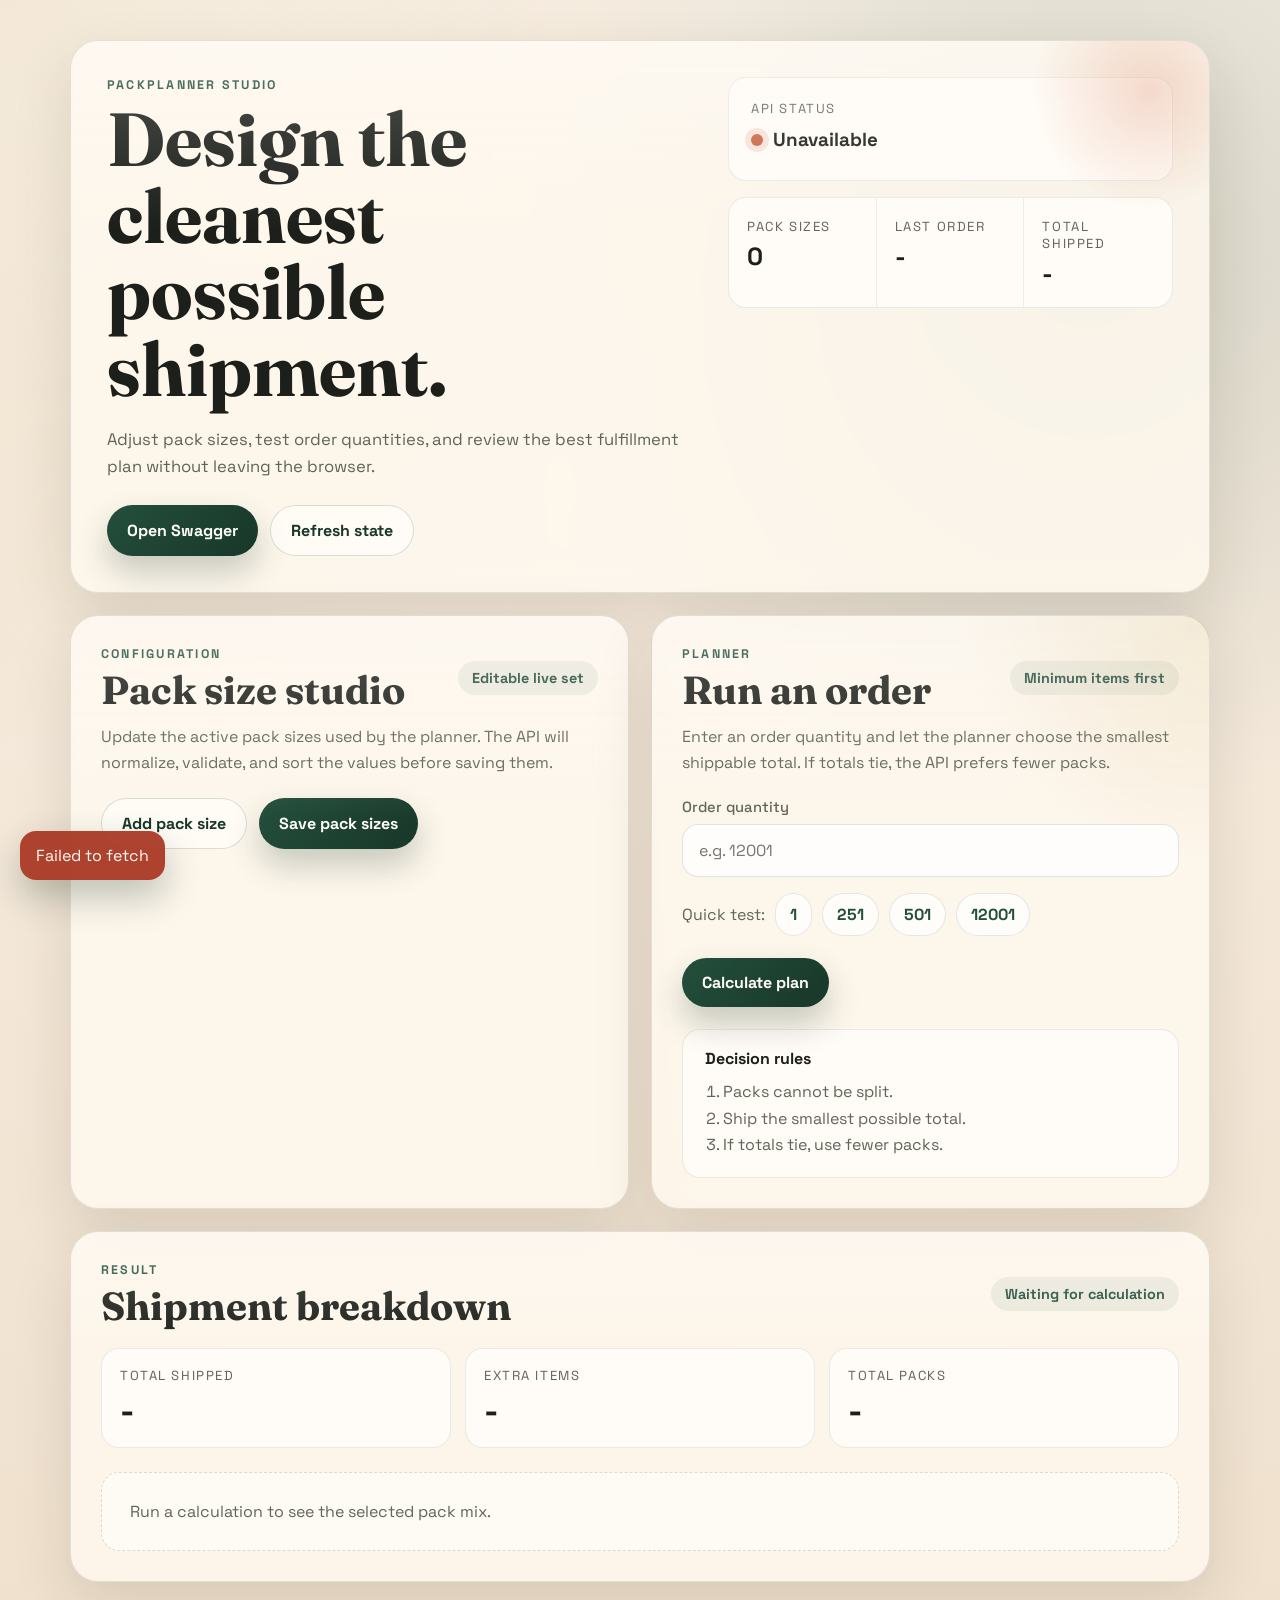
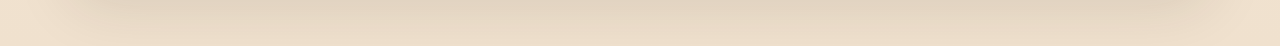
<file: ui/index.html>
<!DOCTYPE html>
<html lang="en">
  <head>
    <meta charset="UTF-8" />
    <meta name="viewport" content="width=device-width, initial-scale=1.0" />
    <title>Pack Planner Studio</title>
    <meta
      name="description"
      content="A visual interface for configuring pack sizes and calculating the best shipment plan."
    />
    <link rel="preconnect" href="https://fonts.googleapis.com" />
    <link rel="preconnect" href="https://fonts.gstatic.com" crossorigin />
    <link
      href="https://fonts.googleapis.com/css2?family=Fraunces:wght@500;600&family=Space+Grotesk:wght@400;500;700&display=swap"
      rel="stylesheet"
    />
    <link rel="stylesheet" href="./styles.css" />
    <script src="./config.js"></script>
    <script src="./app.js" defer></script>
  </head>
  <body>
    <div class="backdrop"></div>

    <main class="shell">
      <section class="hero panel">
        <div class="hero-copy">
          <p class="eyebrow">PackPlanner Studio</p>
          <h1>Design the cleanest possible shipment.</h1>
          <p class="hero-text">
            Adjust pack sizes, test order quantities, and review the best
            fulfillment plan without leaving the browser.
          </p>

          <div class="hero-actions">
            <a class="button button-primary" id="swaggerLink" href="#">Open Swagger</a>
            <button class="button button-ghost" id="refreshButton" type="button">
              Refresh state
            </button>
          </div>
        </div>

        <div class="hero-side">
          <div class="status-card">
            <span class="status-label">API status</span>
            <div class="status-value">
              <span class="status-dot" id="statusDot"></span>
              <span id="statusText">Checking...</span>
            </div>
          </div>

          <div class="summary-strip">
            <div class="summary-cell">
              <span class="summary-label">Pack sizes</span>
              <strong id="packSizeCount">0</strong>
            </div>
            <div class="summary-cell">
              <span class="summary-label">Last order</span>
              <strong id="lastOrderValue">-</strong>
            </div>
            <div class="summary-cell">
              <span class="summary-label">Total shipped</span>
              <strong id="lastShippedValue">-</strong>
            </div>
          </div>
        </div>
      </section>

      <section class="grid">
        <article class="panel panel-soft">
          <div class="section-head">
            <div>
              <p class="section-kicker">Configuration</p>
              <h2>Pack size studio</h2>
            </div>
            <span class="section-badge">Editable live set</span>
          </div>

          <p class="section-copy">
            Update the active pack sizes used by the planner. The API will
            normalize, validate, and sort the values before saving them.
          </p>

          <div class="pack-editor" id="packRows"></div>

          <div class="editor-actions">
            <button class="button button-ghost" id="addPackButton" type="button">
              Add pack size
            </button>
            <button class="button button-primary" id="savePackButton" type="button">
              Save pack sizes
            </button>
          </div>
        </article>

        <article class="panel panel-accent">
          <div class="section-head">
            <div>
              <p class="section-kicker">Planner</p>
              <h2>Run an order</h2>
            </div>
            <span class="section-badge">Minimum items first</span>
          </div>

          <p class="section-copy">
            Enter an order quantity and let the planner choose the smallest
            shippable total. If totals tie, the API prefers fewer packs.
          </p>

          <label class="field" for="orderQuantity">
            <span>Order quantity</span>
            <input
              id="orderQuantity"
              name="orderQuantity"
              type="number"
              inputmode="numeric"
              min="1"
              placeholder="e.g. 12001"
            />
          </label>

          <div class="quick-picks">
            <span>Quick test:</span>
            <button class="chip" data-order="1" type="button">1</button>
            <button class="chip" data-order="251" type="button">251</button>
            <button class="chip" data-order="501" type="button">501</button>
            <button class="chip" data-order="12001" type="button">12001</button>
          </div>

          <div class="editor-actions">
            <button class="button button-primary" id="calculateButton" type="button">
              Calculate plan
            </button>
          </div>

          <div class="rules-card">
            <p>Decision rules</p>
            <ol>
              <li>Packs cannot be split.</li>
              <li>Ship the smallest possible total.</li>
              <li>If totals tie, use fewer packs.</li>
            </ol>
          </div>
        </article>
      </section>

      <section class="panel results-panel">
        <div class="section-head">
          <div>
            <p class="section-kicker">Result</p>
            <h2>Shipment breakdown</h2>
          </div>
          <span class="section-badge" id="resultBadge">Waiting for calculation</span>
        </div>

        <div class="results-grid">
          <div class="metric-card">
            <span>Total shipped</span>
            <strong id="metricTotalItems">-</strong>
          </div>
          <div class="metric-card">
            <span>Extra items</span>
            <strong id="metricExtraItems">-</strong>
          </div>
          <div class="metric-card">
            <span>Total packs</span>
            <strong id="metricTotalPacks">-</strong>
          </div>
        </div>

        <div class="empty-state" id="emptyState">
          Run a calculation to see the selected pack mix.
        </div>

        <div class="breakdown" id="breakdown" hidden>
          <div class="breakdown-head">
            <span>Pack size</span>
            <span>Quantity</span>
          </div>
          <div id="breakdownRows"></div>
        </div>
      </section>

      <div class="toast" id="toast" hidden></div>
    </main>
  </body>
</html>
</file>
<file: ui/styles.css>
:root {
  --bg: #f6ead8;
  --paper: rgba(255, 249, 240, 0.82);
  --paper-strong: rgba(255, 252, 247, 0.92);
  --ink: #1d1f1a;
  --muted: #5f6557;
  --line: rgba(45, 63, 51, 0.12);
  --forest: #244f3c;
  --forest-strong: #183728;
  --sand: #e7cba5;
  --apricot: #da835d;
  --gold: #c49a43;
  --shadow: 0 24px 60px rgba(44, 35, 20, 0.12);
  --radius-lg: 28px;
  --radius-md: 18px;
  --radius-sm: 12px;
}

* {
  box-sizing: border-box;
}

html {
  scroll-behavior: smooth;
}

body {
  margin: 0;
  min-height: 100vh;
  color: var(--ink);
  background:
    radial-gradient(circle at top left, rgba(196, 154, 67, 0.16), transparent 36%),
    radial-gradient(circle at 85% 15%, rgba(36, 79, 60, 0.16), transparent 32%),
    linear-gradient(180deg, #f8efe4 0%, #f0e1ce 100%);
  font-family: "Space Grotesk", "Avenir Next", "Segoe UI", sans-serif;
}

.backdrop {
  position: fixed;
  inset: 0;
  pointer-events: none;
  background:
    linear-gradient(135deg, rgba(255, 255, 255, 0.25), transparent 30%),
    radial-gradient(circle at 20% 20%, rgba(255, 255, 255, 0.22), transparent 26%);
}

.shell {
  position: relative;
  max-width: 1180px;
  margin: 0 auto;
  padding: 40px 20px 64px;
}

.panel {
  position: relative;
  background: var(--paper);
  border: 1px solid var(--line);
  border-radius: var(--radius-lg);
  box-shadow: var(--shadow);
  backdrop-filter: blur(14px);
}

.panel::before {
  content: "";
  position: absolute;
  inset: 0;
  border-radius: inherit;
  background: linear-gradient(180deg, rgba(255, 255, 255, 0.24), transparent 34%);
  pointer-events: none;
}

.hero {
  display: grid;
  grid-template-columns: 1.2fr 0.9fr;
  gap: 28px;
  padding: 36px;
  overflow: hidden;
}

.hero::after {
  content: "";
  position: absolute;
  width: 240px;
  height: 240px;
  right: -60px;
  top: -70px;
  border-radius: 50%;
  background: radial-gradient(circle, rgba(218, 131, 93, 0.28), transparent 70%);
  pointer-events: none;
}

.eyebrow,
.section-kicker {
  margin: 0 0 8px;
  letter-spacing: 0.18em;
  text-transform: uppercase;
  font-size: 0.78rem;
  color: var(--forest);
  font-weight: 700;
}

.hero h1,
.section-head h2 {
  margin: 0;
  font-family: "Fraunces", Georgia, serif;
  line-height: 1.02;
}

.hero h1 {
  max-width: 10ch;
  font-size: clamp(2.6rem, 6vw, 4.7rem);
}

.hero-text,
.section-copy,
.status-note,
.footer-note p {
  color: var(--muted);
  line-height: 1.65;
}

.hero-text {
  max-width: 56ch;
  margin: 18px 0 24px;
  font-size: 1.04rem;
}

.hero-actions,
.editor-actions {
  display: flex;
  flex-wrap: wrap;
  gap: 12px;
}

.button,
.chip,
.icon-button {
  border: 0;
  border-radius: 999px;
  font: inherit;
  cursor: pointer;
  transition:
    transform 180ms ease,
    box-shadow 180ms ease,
    background-color 180ms ease,
    color 180ms ease,
    border-color 180ms ease;
}

.button {
  padding: 14px 20px;
  font-weight: 700;
  text-decoration: none;
  display: inline-flex;
  align-items: center;
  justify-content: center;
}

.button:hover,
.chip:hover,
.icon-button:hover {
  transform: translateY(-1px);
}

.button-primary {
  color: #fffdf9;
  background: linear-gradient(135deg, var(--forest) 0%, var(--forest-strong) 100%);
  box-shadow: 0 16px 32px rgba(24, 55, 40, 0.24);
}

.button-ghost {
  background: rgba(255, 255, 255, 0.58);
  color: var(--forest-strong);
  border: 1px solid rgba(36, 79, 60, 0.18);
}

.hero-side {
  display: grid;
  gap: 16px;
  align-content: start;
}

.status-card,
.summary-strip,
.metric-card,
.rules-card {
  background: var(--paper-strong);
  border: 1px solid rgba(36, 79, 60, 0.1);
  border-radius: var(--radius-md);
}

.status-card {
  padding: 22px;
}

.status-label,
.summary-label,
.metric-card span {
  display: block;
  font-size: 0.82rem;
  text-transform: uppercase;
  letter-spacing: 0.12em;
  color: var(--muted);
}

.status-value {
  display: flex;
  align-items: center;
  gap: 10px;
  margin: 10px 0 6px;
  font-size: 1.18rem;
  font-weight: 700;
}

.status-dot {
  width: 12px;
  height: 12px;
  border-radius: 50%;
  background: #a2ae96;
  box-shadow: 0 0 0 6px rgba(162, 174, 150, 0.14);
}

.status-dot.online {
  background: #2f8854;
  box-shadow: 0 0 0 6px rgba(47, 136, 84, 0.16);
}

.status-dot.offline {
  background: #cb6544;
  box-shadow: 0 0 0 6px rgba(203, 101, 68, 0.16);
}

.summary-strip {
  display: grid;
  grid-template-columns: repeat(3, 1fr);
  overflow: hidden;
}

.summary-cell {
  padding: 20px 18px;
  border-right: 1px solid rgba(36, 79, 60, 0.08);
}

.summary-cell:last-child {
  border-right: 0;
}

.summary-cell strong,
.metric-card strong {
  display: block;
  margin-top: 10px;
  font-size: 1.55rem;
  line-height: 1;
}

.grid {
  display: grid;
  grid-template-columns: repeat(2, minmax(0, 1fr));
  gap: 22px;
  margin-top: 22px;
}

.panel-soft,
.panel-accent,
.results-panel {
  padding: 30px;
}

.panel-accent {
  background:
    radial-gradient(circle at top right, rgba(196, 154, 67, 0.18), transparent 30%),
    var(--paper);
}

.section-head {
  display: flex;
  align-items: start;
  justify-content: space-between;
  gap: 16px;
}

.section-head h2 {
  font-size: clamp(1.7rem, 4vw, 2.45rem);
}

.section-badge {
  display: inline-flex;
  align-items: center;
  align-self: center;
  padding: 8px 14px;
  border-radius: 999px;
  background: rgba(36, 79, 60, 0.08);
  color: var(--forest);
  font-size: 0.9rem;
  font-weight: 700;
}

.section-copy {
  margin: 14px 0 22px;
}

.pack-editor {
  display: grid;
  gap: 12px;
}

.pack-row {
  display: grid;
  grid-template-columns: minmax(0, 1fr) auto;
  gap: 10px;
  align-items: center;
}

.field,
.pack-field {
  display: grid;
  gap: 8px;
}

.field span,
.pack-field span {
  font-size: 0.92rem;
  color: var(--muted);
  font-weight: 500;
}

input[type="number"] {
  width: 100%;
  border: 1px solid rgba(36, 79, 60, 0.14);
  border-radius: 16px;
  background: rgba(255, 255, 255, 0.74);
  color: var(--ink);
  padding: 15px 16px;
  font: inherit;
  box-shadow: inset 0 1px 0 rgba(255, 255, 255, 0.6);
}

input[type="number"]:focus {
  outline: 2px solid rgba(36, 79, 60, 0.18);
  border-color: rgba(36, 79, 60, 0.28);
}

.icon-button {
  width: 44px;
  height: 44px;
  background: rgba(218, 131, 93, 0.12);
  color: var(--apricot);
  font-size: 1.1rem;
}

.quick-picks {
  display: flex;
  flex-wrap: wrap;
  align-items: center;
  gap: 10px;
  margin: 16px 0 22px;
  color: var(--muted);
}

.chip {
  padding: 10px 14px;
  background: rgba(255, 255, 255, 0.74);
  border: 1px solid rgba(36, 79, 60, 0.12);
  color: var(--forest);
  font-weight: 700;
}

.rules-card {
  margin-top: 22px;
  padding: 18px 20px 18px 22px;
}

.rules-card p {
  margin: 0 0 10px;
  font-weight: 700;
}

.rules-card ol {
  margin: 0;
  padding-left: 18px;
  color: var(--muted);
  line-height: 1.65;
}

.results-panel {
  margin-top: 22px;
}

.results-grid {
  display: grid;
  grid-template-columns: repeat(3, minmax(0, 1fr));
  gap: 14px;
  margin-top: 22px;
}

.metric-card {
  padding: 18px 18px 20px;
}

.metric-card strong {
  font-size: 2.1rem;
}

.empty-state {
  margin-top: 24px;
  padding: 28px;
  border-radius: var(--radius-md);
  border: 1px dashed rgba(36, 79, 60, 0.18);
  color: var(--muted);
  background: rgba(255, 255, 255, 0.5);
}

.breakdown {
  margin-top: 24px;
  border-radius: var(--radius-md);
  overflow: hidden;
  border: 1px solid rgba(36, 79, 60, 0.1);
}

.breakdown-head,
.breakdown-row {
  display: grid;
  grid-template-columns: 1.6fr 0.6fr;
  gap: 14px;
  align-items: center;
}

.breakdown-head {
  padding: 16px 20px;
  background: rgba(36, 79, 60, 0.08);
  font-size: 0.82rem;
  color: var(--muted);
  text-transform: uppercase;
  letter-spacing: 0.14em;
}

.breakdown-row {
  padding: 18px 20px;
  background: rgba(255, 255, 255, 0.68);
  border-top: 1px solid rgba(36, 79, 60, 0.08);
}

.breakdown-row strong {
  display: block;
  font-size: 1.1rem;
}

.breakdown-meta {
  color: var(--muted);
  font-size: 0.92rem;
}

.quantity-pill {
  justify-self: start;
  padding: 10px 14px;
  border-radius: 999px;
  background: rgba(36, 79, 60, 0.1);
  color: var(--forest-strong);
  font-weight: 700;
}

.footer-note {
  margin-top: 18px;
  padding: 0 4px;
}

.toast {
  position: fixed;
  left: 20px;
  bottom: 20px;
  max-width: min(420px, calc(100vw - 40px));
  padding: 14px 16px;
  border-radius: 16px;
  color: #fff9f4;
  background: rgba(24, 55, 40, 0.92);
  box-shadow: 0 16px 36px rgba(24, 55, 40, 0.28);
}

.toast.error {
  background: rgba(168, 56, 36, 0.94);
}

@media (max-width: 960px) {
  .hero,
  .grid,
  .results-grid {
    grid-template-columns: 1fr;
  }

  .hero h1 {
    max-width: none;
  }

  .summary-strip {
    grid-template-columns: 1fr;
  }

  .summary-cell {
    border-right: 0;
    border-bottom: 1px solid rgba(36, 79, 60, 0.08);
  }

  .summary-cell:last-child {
    border-bottom: 0;
  }
}

@media (max-width: 640px) {
  .shell {
    padding: 18px 14px 48px;
  }

  .hero,
  .panel-soft,
  .panel-accent,
  .results-panel {
    padding: 22px;
  }

  .breakdown-head,
  .breakdown-row {
    grid-template-columns: 1fr;
  }
}
</file>
